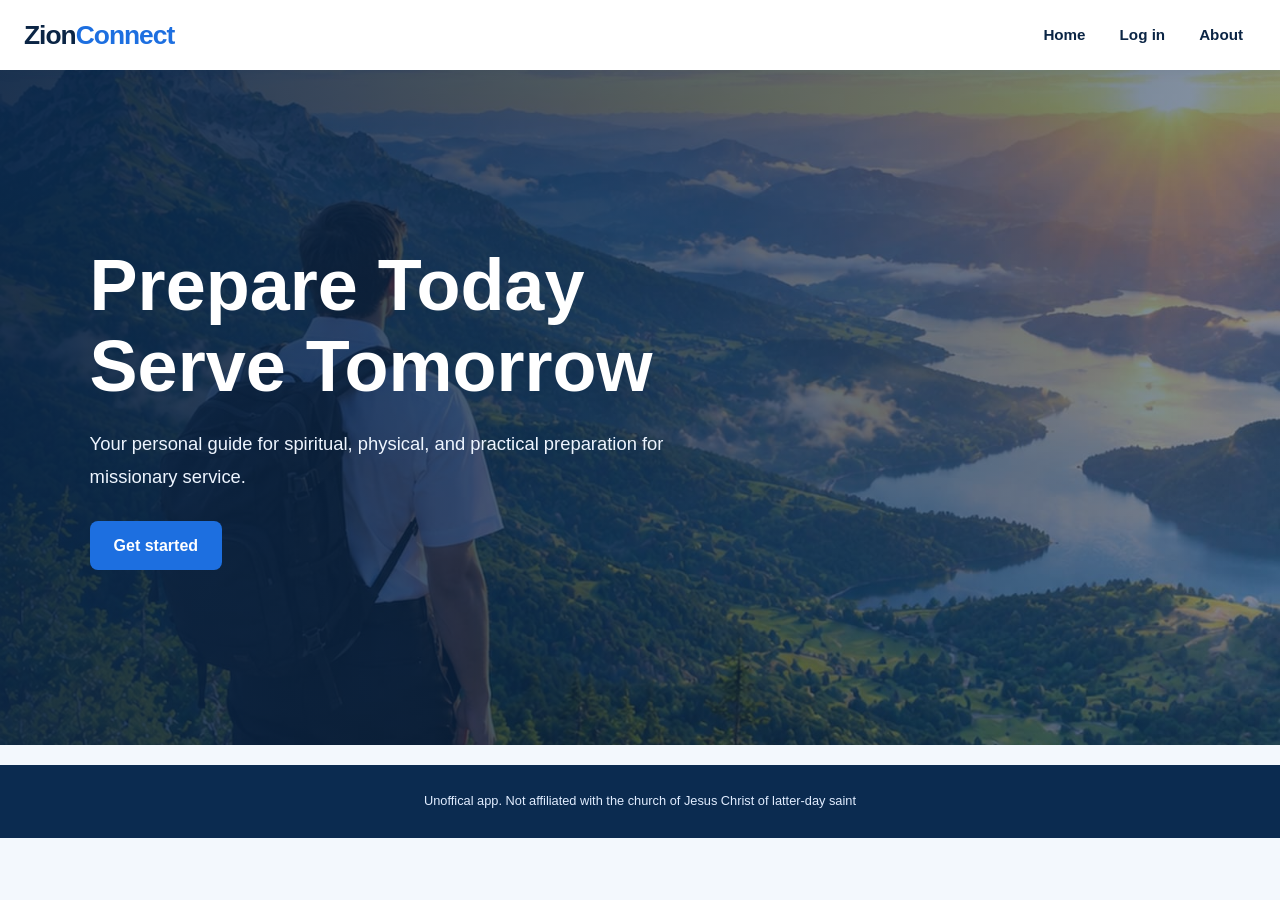
<file: index.html>
<!DOCTYPE html>
<html lang="en">
<head>
    <meta charset="UTF-8">
    <meta name="viewport" content="width=device-width, initial-scale=1.0">
    <meta name="description" content="Zionconnect helps prospective missionaries prepare spiritually, physically, and practically.">
    <title>Zionconnect</title>
    <link rel="stylesheet" href="style.css">
    <script src="app.js" defer></script>
</head>
<body>

<header class="site-header">
  <nav class="navbar" aria-label="Main navigation">
    <a href="index.html" class="logo">Zion<span>Connect</span></a>

    <ul class="nav-links">
      <li><a href="index.html">Home</a></li>
      <li><a href="login.html">Log in</a></li>
      <li><a href="about.html">About</a></li>
    </ul>
  </nav>
</header>

<main>
    <section class="hero">
        <h1>Prepare Today  <br>Serve Tomorrow</h1>
        <p class="lead">Your personal guide for spiritual, physical, and practical preparation for missionary service.</p>
        <div class="actions">
            <a href="signup.html" class="btn btn-primary">Get started</a>
        </div>    
 </section>
</main>

<footer class="site-footer">
    <p>Unoffical app. Not affiliated with the church of Jesus Christ of latter-day saint</p>
</footer>


</body>















</html>
</file>
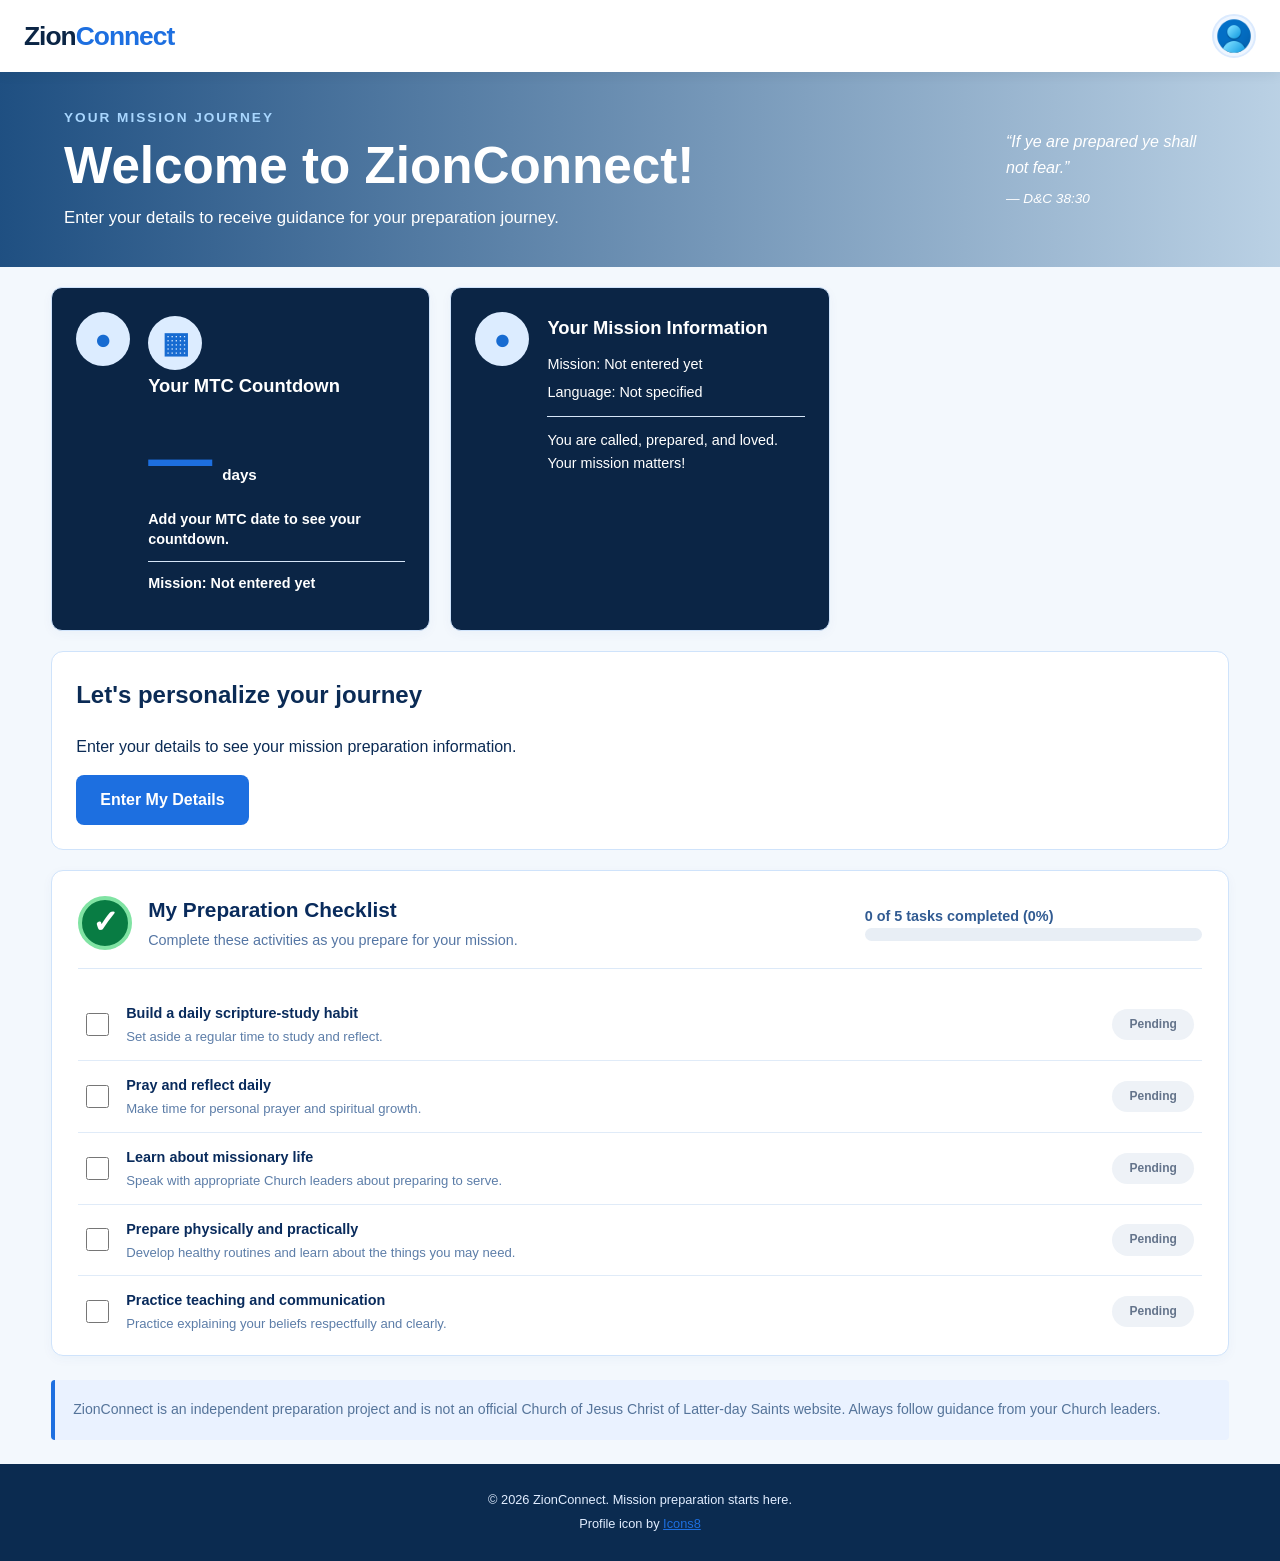
<file: dashboard.html>
<!DOCTYPE html>
<html lang="en">
<head>
  <meta charset="UTF-8">
  <meta name="viewport" content="width=device-width, initial-scale=1.0">
  <title>ZionConnect | Mission Dashboard</title>
  <link rel="stylesheet" href="style.css">
</head>
<body>


<header class="site-header">
  <nav class="navbar">
    <a href="dashboard.html" class="logo">
      Zion<span>Connect</span>
    </a>

    <div class="header-actions">
      <button
        type="button"
        class="profile-button"
        id="profileButton"
        aria-label="Open profile menu"
        aria-expanded="false"
        aria-controls="profileMenu"
      >
        <img
          id="headerProfilePicture"
          alt="Profile picture"
          src="images/default-avatar.png"
        >
      </button>

      <div class="profile-menu" id="profileMenu" hidden>
        <a href="profile.html">My Profile</a>
        <a href="details.html">My Details</a>
        <button type="button" id="logoutButton">Logout</button>
      </div>
    </div>
  </nav>
</header>


  <main>
    <!-- Mountain background and welcome -->
    <section class="mission-hero">
      <div class="hero-content">
        <p class="hero-eyebrow">YOUR MISSION JOURNEY</p>
        <h1 id="welcomeHeading">Welcome to ZionConnect!</h1>
        <p id="welcomeMessage">
          Prepare spiritually and practically for the journey ahead.
        </p>
      </div>

      <blockquote class="scripture-quote">
        “If ye are prepared ye shall not fear.”
        <cite>— D&C 38:30</cite>
      </blockquote>
    </section>

    <div class="dashboard-container">

      <!-- Three information cards -->
      <section class="dashboard-grid">

        <article class="info-card welcome-card">
          <div class="round-icon" aria-hidden="true">●</div>
          <div>
            <h2 id="cardWelcomeHeading>Hello, Missionary!</h2>
            <p>Your preparation journey starts here.</p>
          </div>
        </article>

        <article class="info-card">
          <div class="round-icon" aria-hidden="true">▦</div>
          <div class="card-content">
            <h2>Your MTC Countdown</h2>
            <div class="countdown-line">
              <strong id="countdownNumber">—</strong>
              <span>days</span>
            </div>
            <p id="countdownMessage">Add your MTC date to see your countdown.</p>
            <div class="mini-divider"></div>
            <p id="missionSummary">Mission: Not entered yet</p>
          </div>
        </article>

        <article class="info-card">
          <div class="round-icon" aria-hidden="true">●</div>
          <div class="card-content">
            <h2>Your Mission Information</h2>
            <p id="missionInfo">Mission: Not entered yet</p>
            <p id="languageInfo">Language: Not specified</p>
            <div class="mini-divider"></div>
            <p class="mission-encouragement">
              You are called, prepared, and loved.<br>
              Your mission matters!
            </p>
          </div>
        </article>

      </section>

      <!-- Shown when no details have been entered -->
      <section id="missingDetails" class="missing-details" hidden>
        <h2>Let's personalize your journey</h2>
        <p>Enter your details to see your mission preparation information.</p>
        <a href="details.html" class="btn btn-primary">Enter My Details</a>
      </section>

      <!-- Preparation guidance for those without a call -->
      <section id="preparationCard" class="info-card preparation-guidance" hidden>
        <div>
          <h2>Your Preparation Plan</h2>
          <p id="preparationMessage"></p>
        </div>
      </section>

      <!-- Checklist -->
      <section class="checklist-card">
        <div class="checklist-header">
          <div class="checklist-title">
            <div class="green-check" aria-hidden="true">✓</div>
            <div>
              <h2>My Preparation Checklist</h2>
              <p>Complete these activities as you prepare for your mission.</p>
            </div>
          </div>

          <div class="progress-area">
            <p id="progressText">0 of 5 tasks completed (0%)</p>
            <div class="progress-track">
              <div id="progressBar" class="progress-bar"
                   role="progressbar"
                   aria-label="Preparation progress"
                   aria-valuemin="0"
                   aria-valuemax="100"
                   aria-valuenow="0"></div>
            </div>
          </div>
        </div>

        <div class="task-list">

          <label class="task-item">
            <input type="checkbox" class="preparation-task">
            <span class="task-description">
              <strong>Build a daily scripture-study habit</strong>
              <small>Set aside a regular time to study and reflect.</small>
            </span>
            <span class="task-status">Pending</span>
          </label>

          <label class="task-item">
            <input type="checkbox" class="preparation-task">
            <span class="task-description">
              <strong>Pray and reflect daily</strong>
              <small>Make time for personal prayer and spiritual growth.</small>
            </span>
            <span class="task-status">Pending</span>
          </label>

          <label class="task-item">
            <input type="checkbox" class="preparation-task">
            <span class="task-description">
              <strong>Learn about missionary life</strong>
              <small>Speak with appropriate Church leaders about preparing to serve.</small>
            </span>
            <span class="task-status">Pending</span>
          </label>

          <label class="task-item">
            <input type="checkbox" class="preparation-task">
            <span class="task-description">
              <strong>Prepare physically and practically</strong>
              <small>Develop healthy routines and learn about the things you may need.</small>
            </span>
            <span class="task-status">Pending</span>
          </label>

          <label class="task-item">
            <input type="checkbox" class="preparation-task">
            <span class="task-description">
              <strong>Practice teaching and communication</strong>
              <small>Practice explaining your beliefs respectfully and clearly.</small>
            </span>
            <span class="task-status">Pending</span>
          </label>

        </div>
      </section>

      <p class="dashboard-note">
        ZionConnect is an independent preparation project and is not an
        official Church of Jesus Christ of Latter-day Saints website.
        Always follow guidance from your Church leaders.
      </p>
    </div>
  </main>

  <footer class="site-footer">
    <p>© 2026 ZionConnect. Mission preparation starts here.</p>

    
<p class="icon-credit">
  Profile icon by
  <a
    href="https://icons8.com/icon/kDoeg22e5jUY/profile"
    target="_blank"
    rel="noopener noreferrer"
  >Icons8</a>
</p>

  </footer>

  <script src="app.js"></script>
</body>
</html>
</file>
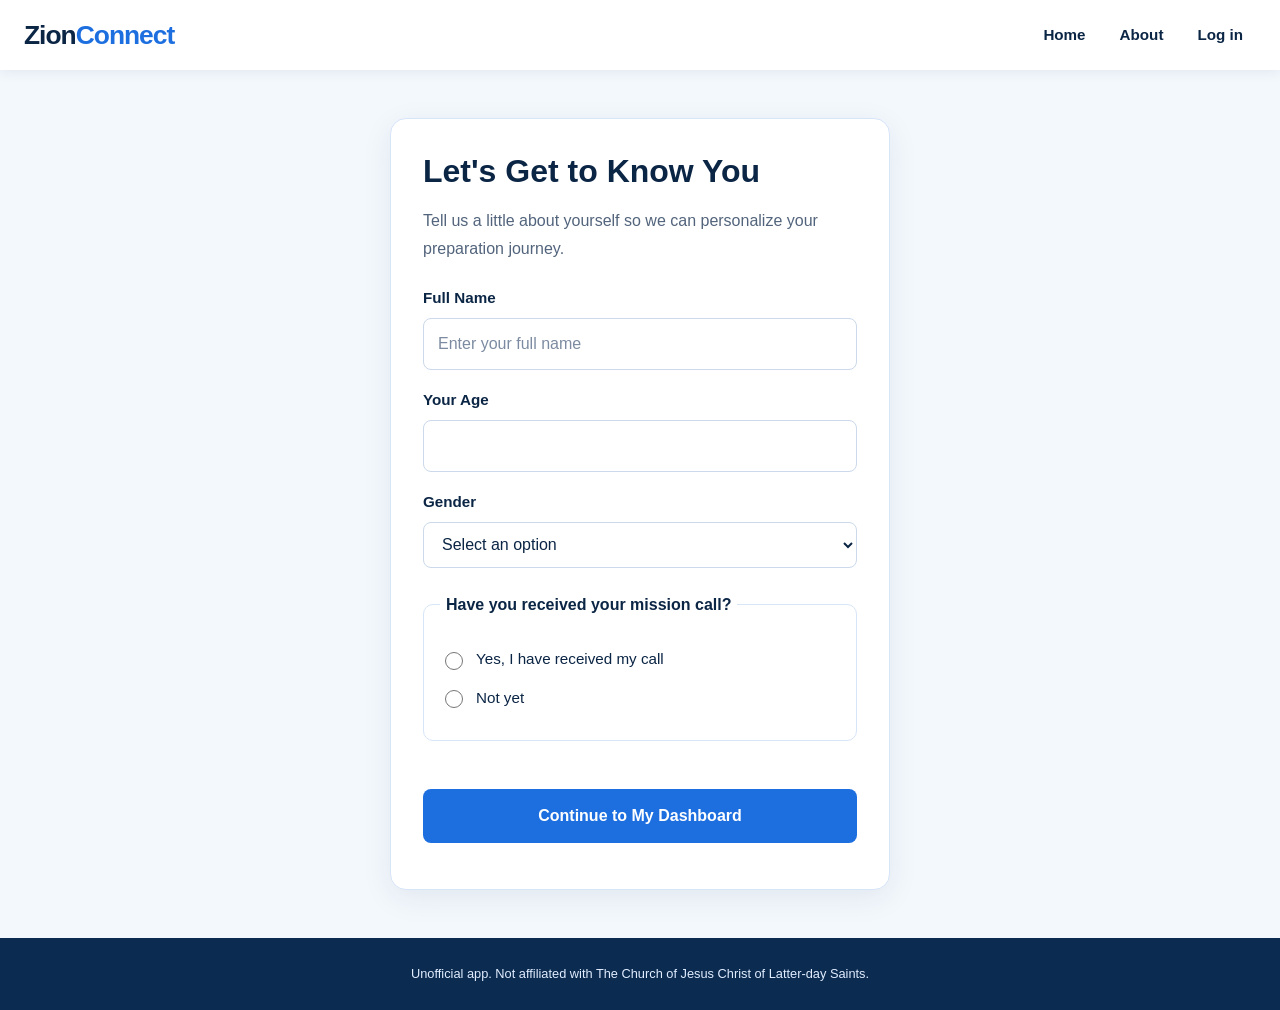
<file: details.html>
<!DOCTYPE html>
<html lang="en">
<head>
  <meta charset="UTF-8">
  <meta name="viewport" content="width=device-width, initial-scale=1.0">
  <meta name="description" content="Personalize your missionary preparation journey with ZionConnect.">
  <title>Missionary Details | ZionConnect</title>

  <link rel="stylesheet" href="style.css">
  <script src="app.js" defer></script>
</head>

<body>
  <header class="site-header">
    <nav class="navbar" aria-label="Main navigation">
      <a href="index.html" class="logo">Zion<span>Connect</span></a>
      <ul class="nav-links">
        <li><a href="index.html">Home</a></li>
        <li><a href="about.html">About</a></li>
        <li><a href="login.html">Log in</a></li>
      </ul>
    </nav>
  </header>

  <main class="form-container">
    <h1>Let's Get to Know You</h1>
    <p>Tell us a little about yourself so we can personalize your preparation journey.</p>

    <form id="detailsForm">
        
<label for="missionaryName">Full Name</label>
<input
  type="text"
  id="missionaryName"
  name="missionaryName"
  placeholder="Enter your full name"
  autocomplete="name"
  required
>

      <label for="age">Your Age</label>
      <input type="number" id="age" name="age" min="16" max="100" required>

      <label for="gender">Gender</label>
      <select id="gender" name="gender" required>
        <option value="">Select an option</option>
        <option value="elder">Elder</option>
        <option value="sister">Sister</option>
      </select>

      <fieldset class="mission-fieldset">
        <legend>Have you received your mission call?</legend>

        <label class="choice-label">
          <input type="radio" name="hasCall" value="yes" required>
          Yes, I have received my call
        </label>

        <label class="choice-label">
          <input type="radio" name="hasCall" value="no" required>
          Not yet
        </label>
      </fieldset>

      <section id="missionFields" hidden>
        <h2>Your Mission Details</h2>

        <label for="missionName">Mission Name</label>
        <input type="text" id="missionName" name="missionName"
               placeholder="e.g. Accra Ghana Mission">

        <label for="missionCountry">Assigned Country</label>
        <input type="text" id="missionCountry" name="missionCountry"
               placeholder="e.g. Ghana">

        <label for="mtcDate">MTC Arrival Date</label>
        <input type="date" id="mtcDate" name="mtcDate">

        <label for="language">Assigned Language (if known)</label>
        <input type="text" id="language" name="language"
               placeholder="e.g. English">
      </section>

      <section id="preparationFields" hidden>
        <h2>Where Are You in the Process?</h2>

        <label for="preparationStage">Choose your current stage</label>
        <select id="preparationStage" name="preparationStage">
          <option value="">Select your stage</option>
          <option value="considering">Considering missionary service</option>
          <option value="meeting-leaders">Talking with my bishop or branch president</option>
          <option value="recommendation">Preparing or submitting my recommendation</option>
          <option value="waiting">Waiting for my mission call</option>
        </select>
      </section>

      <button type="submit">Continue to My Dashboard</button>
      <p id="detailsMessage" class="form-message" role="status" aria-live="polite"></p>
    </form>
  </main>

  <footer class="site-footer">
    <p>Unofficial app. Not affiliated with The Church of Jesus Christ of Latter-day Saints.</p>
  </footer>
</body>
</html>
</file>
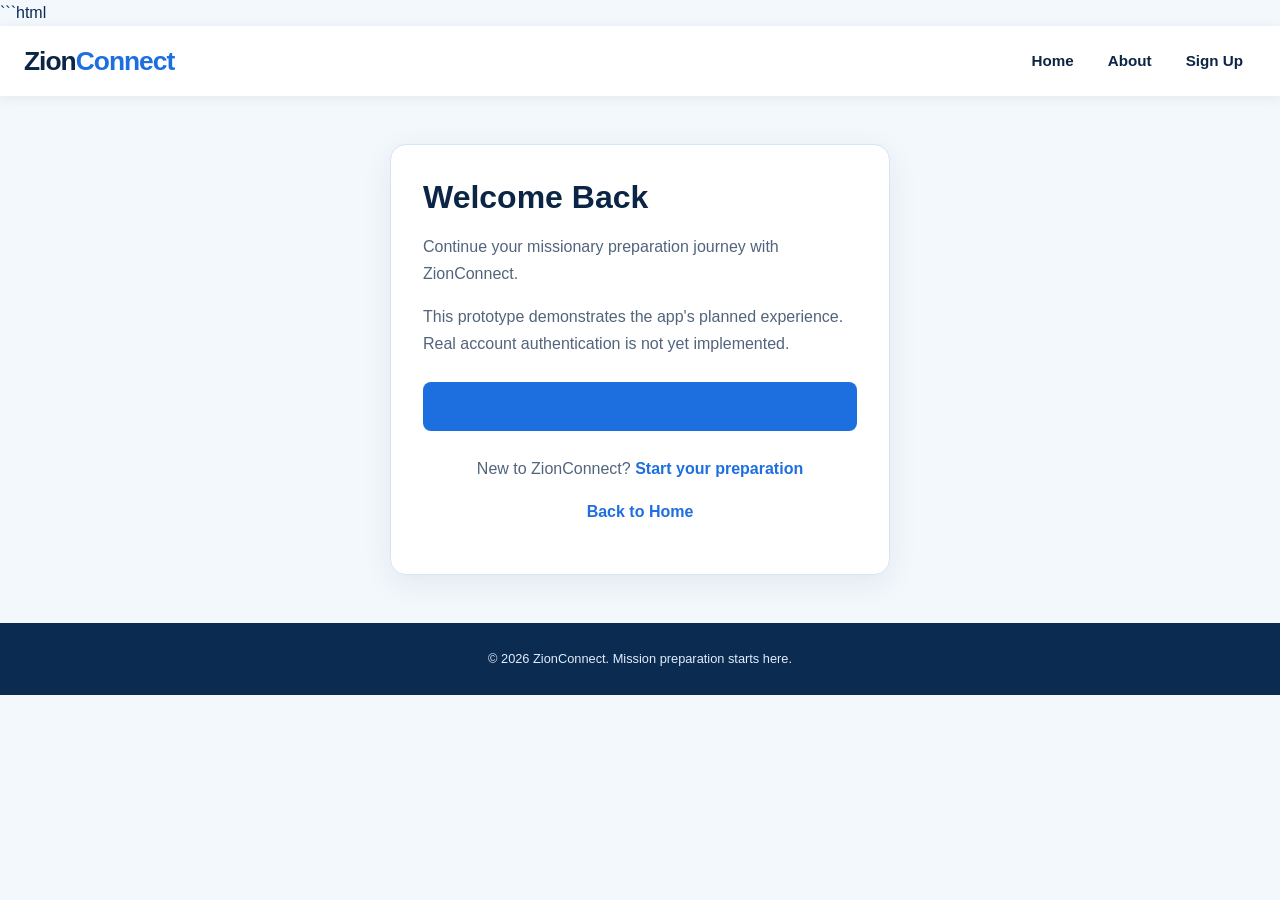
<file: login.html>
```html
<!DOCTYPE html>
<html lang="en">
<head>
  <meta charset="UTF-8">
  <meta name="viewport" content="width=device-width, initial-scale=1.0">
  <title>Demo Login | ZionConnect</title>
  <link rel="stylesheet" href="style.css">
</head>

<body>
  <header class="site-header">
    <nav class="navbar">
      <a href="index.html" class="logo">Zion<span>Connect</span></a>

      <ul class="nav-links">
        <li><a href="index.html">Home</a></li>
        <li><a href="about.html">About</a></li>
        <li><a href="signup.html">Sign Up</a></li>
      </ul>
    </nav>
  </header>

  <main class="form-container">
    <h1>Welcome Back</h1>

    <p>
      Continue your missionary preparation journey with ZionConnect.
    </p>

    <p>
      This prototype demonstrates the app's planned experience.
      Real account authentication is not yet implemented.
    </p>

    <a
      href="dashboard.html?demo=true"
      class="btn btn-primary"
      style="display:block; text-align:center; margin-top:24px;">
      Explore Demo Dashboard
    </a>

    <p style="margin-top:24px; text-align:center;">
      New to ZionConnect?
      <a href="signup.html">Start your preparation</a>
    </p>

    <p style="text-align:center;">
      <a href="index.html">Back to Home</a>
    </p>
  </main>

  <footer class="site-footer">
    <p>&copy; 2026 ZionConnect. Mission preparation starts here.</p>
  </footer>
</body>
</html>
</file>
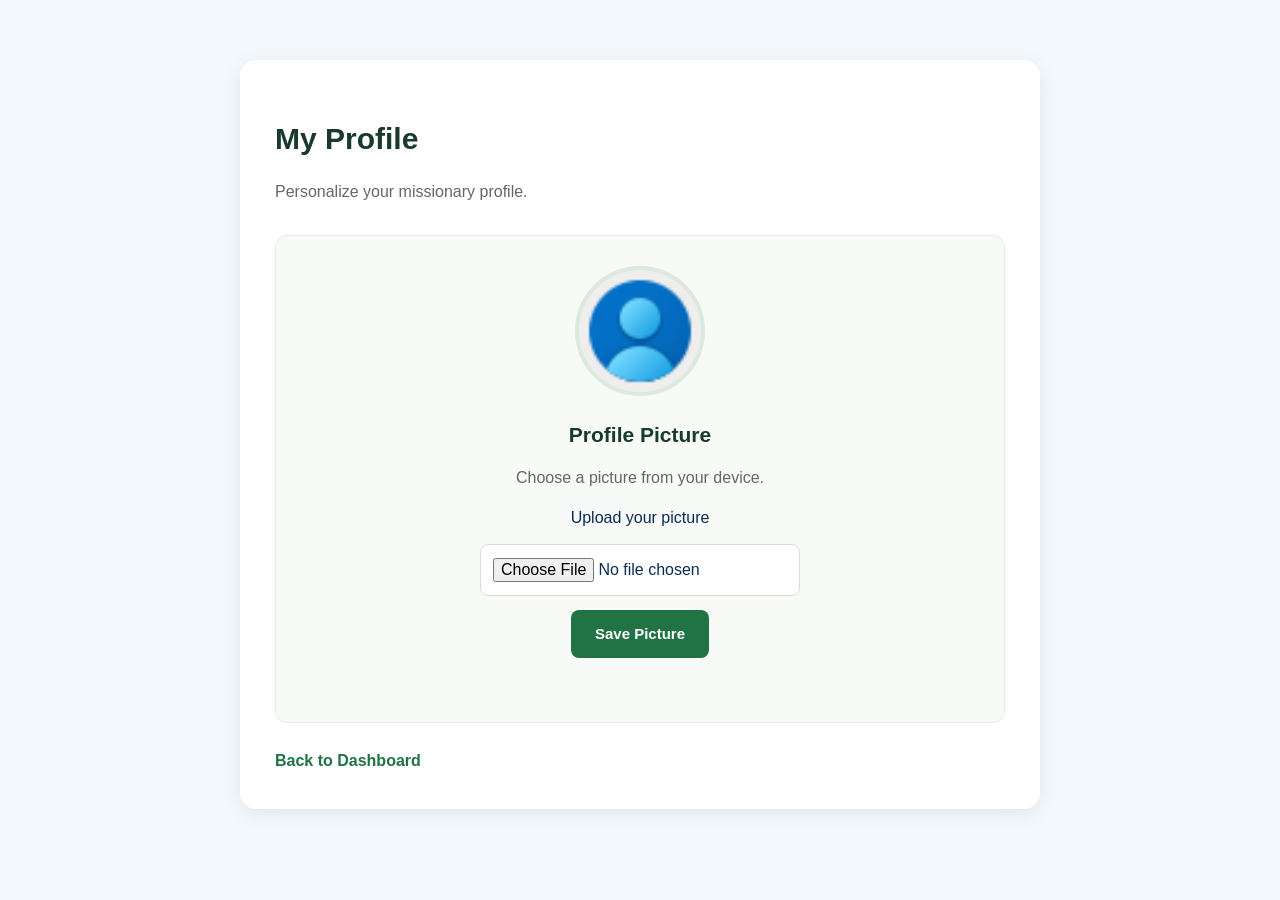
<file: profile.html>
<!DOCTYPE html>
<html lang="en">
<head>
  <meta charset="UTF-8">
  <meta name="viewport" content="width=device-width, initial-scale=1.0">
  <title>My Profile | ZionConnect</title>
  <link rel="stylesheet" href="style.css">
</head>
<body>

  <main class="profile-page">
    <h1>My Profile</h1>
    <p>Personalize your missionary profile.</p>

    <div class="profile-picture-section">
      <img
        id="profilePreview"
        src="images/default-avatar.png"
        alt="Your profile picture"
        width="120"
        height="120"
      >

      <h2>Profile Picture</h2>
      <p>Choose a picture from your device.</p>

      <label for="profilePictureInput">Upload your picture</label>
      <input
        type="file"
        id="profilePictureInput"
        accept="image/*"
      >

      <button type="button" id="saveProfilePicture">
        Save Picture
      </button>

      <p id="profileMessage" aria-live="polite"></p>
    </div>

    <a href="dashboard.html">Back to Dashboard</a>
  </main>

  <script src="app.js"></script>
</body>
</html>
</file>
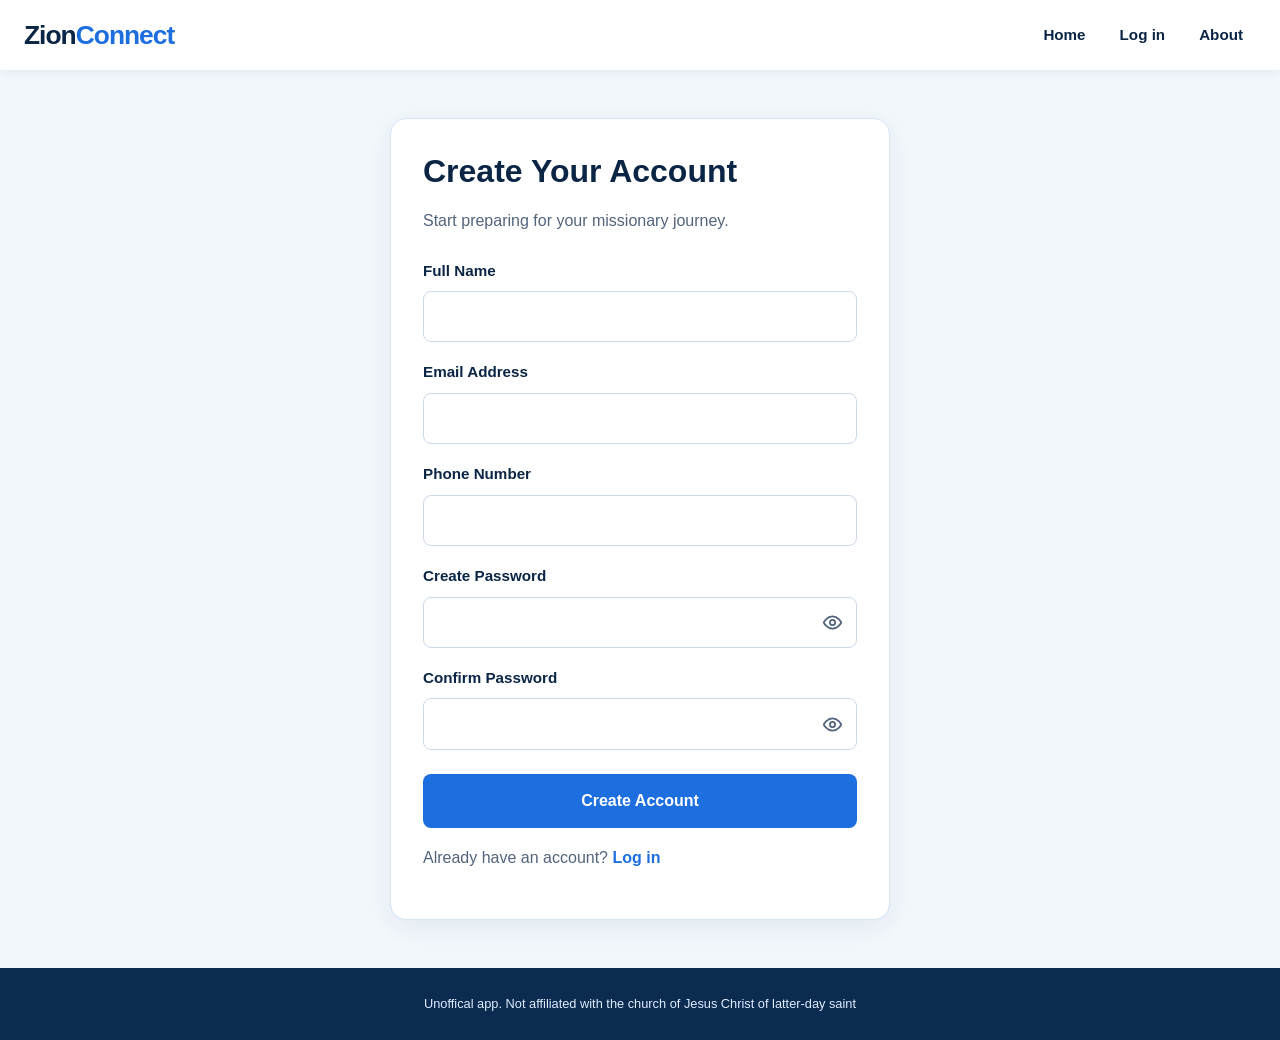
<file: signup.html>
<!DOCTYPE html>
<html lang="en">
<head>
  <meta charset="UTF-8">
  <meta name="viewport" content="width=device-width, initial-scale=1.0">

  <title>Mission Prep | Sign Up</title>

  <link rel="stylesheet" href="style.css">
  <script src="app.js" defer></script>
</head>

<body>

<header class="site-header">
  <nav class="navbar" aria-label="Main navigation">
    <a href="index.html" class="logo">Zion<span>Connect</span></a>

    <ul class="nav-links">
      <li><a href="index.html">Home</a></li>
      <li><a href="login.html">Log in</a></li>
      <li><a href="about.html">About</a></li>
    </ul>
  </nav>
</header>


  <main class="form-container">

    <h1>Create Your Account</h1>

    <p>
      Start preparing for your missionary journey.
    </p>

    <form id="signupForm">

      <label for="fullName">Full Name</label>
      <input
        type="text"
        id="fullName"
        name="fullName"
        required
      >

      <label for="email">Email Address</label>
      <input
        type="email"
        id="email"
        name="email"
        required
      >

      <label for="phone">Phone Number</label>
      <input
        type="tel"
        id="phone"
        name="phone"
        required
      >

  
<!-- Create Password -->
<label for="password">Create Password</label>
<div class="password-wrapper">
  <input
    type="password"
    id="password"
    name="password"
    minlength="8"
    required
  >

  <button
    type="button"
    class="toggle-password"
    data-target="password"
    aria-label="Show password"
    aria-pressed="false"
  >
    <svg class="eye-icon" viewBox="0 0 24 24"
         fill="none" stroke="currentColor"
         stroke-width="2" stroke-linecap="round"
         stroke-linejoin="round" aria-hidden="true">
      <path d="M2 12s3.5-7 10-7 10 7 10 7-3.5 7-10 7S2 12 2 12Z"/>
      <circle cx="12" cy="12" r="3"/>
    </svg>
  </button>
</div>

<!-- Confirm Password -->
<label for="confirmPassword">Confirm Password</label>
<div class="password-wrapper">
  <input
    type="password"
    id="confirmPassword"
    name="confirmPassword"
    required
  >

  <button
    type="button"
    class="toggle-password"
    data-target="confirmPassword"
    aria-label="Show confirm password"
    aria-pressed="false"
  >
    <svg class="eye-icon" viewBox="0 0 24 24"
         fill="none" stroke="currentColor"
         stroke-width="2" stroke-linecap="round"
         stroke-linejoin="round" aria-hidden="true">
      <path d="M2 12s3.5-7 10-7 10 7 10 7-3.5 7-10 7S2 12 2 12Z"/>
      <circle cx="12" cy="12" r="3"/>
    </svg>
  </button>
</div>


      <button type="submit">
        Create Account
      </button>

    </form>

    <p>
      Already have an account?
      <a href="login.html">Log in</a>
    </p>

  </main>


  <footer class="site-footer">
    <p>Unoffical app. Not affiliated with the church of Jesus Christ of latter-day saint</p>
</footer>


</body>
</html>
</file>
<file: style.css>
/* ========================================
   ZIONCONNECT — COMPLETE STYLESHEET
   ======================================== */

/* 1. COLORS AND GLOBAL SETTINGS */

:root {
  --navy: #0b2545;
  --navy-light: #13315c;
  --blue: #1d6fe0;
  --blue-light: #6fa8ff;
  --white: #ffffff;
  --background: #f4f8ff;
  --text-muted: #c5d3e8;
  --form-text: #52647c;
  --border-color: #d7e5f8;
  --success: #d9f7e9;
  --success-text: #087443;
}

*,
*::before,
*::after {
  box-sizing: border-box;
}

html {
  scroll-behavior: smooth;
}

body {
  margin: 0;
  font-family: Arial, Helvetica, sans-serif;
  color: var(--navy);
  background: var(--background);
  line-height: 1.6;
}

img {
  display: block;
  max-width: 100%;
}

a {
  color: var(--blue);
}

button,
input,
select,
textarea {
  font: inherit;
}

/* 2. NAVIGATION BAR */

.site-header {
  position: sticky;
  top: 0;
  z-index: 100;
  background: var(--white);
  box-shadow: 0 2px 12px rgba(11, 37, 69, 0.08);
}

.navbar {
  display: flex;
  align-items: center;
  justify-content: space-between;
  gap: 20px;
  width: 100%;
  max-width: 1200px;
  margin: 0 auto;
  padding: 14px 24px;
}

.logo {
  flex-shrink: 0;
  color: var(--navy);
  font-size: 1.65rem;
  font-weight: 800;
  text-decoration: none;
  letter-spacing: -1px;
}

.logo span {
  color: var(--blue);
}

.nav-links {
  display: flex;
  align-items: center;
  flex-wrap: wrap;
  gap: 8px;
  margin: 0;
  padding: 0;
  list-style: none;
}

.nav-links a {
  display: inline-block;
  padding: 9px 13px;
  border-radius: 8px;
  color: var(--navy);
  font-size: 0.95rem;
  font-weight: 600;
  text-decoration: none;
  transition: background 0.2s ease, color 0.2s ease;
}

.nav-links a:hover {
  color: var(--blue);
  background: #edf4ff;
}

.nav-links .nav-cta {
  color: var(--white);
  background: var(--blue);
}

.nav-links .nav-cta:hover {
  color: var(--white);
  background: var(--navy-light);
}

/* 3. BUTTONS */

.btn {
  display: inline-block;
  padding: 12px 24px;
  border: 0;
  border-radius: 8px;
  font-weight: 700;
  text-align: center;
  text-decoration: none;
  cursor: pointer;
  transition: background 0.2s ease, transform 0.2s ease;
}

.btn:hover {
  transform: translateY(-1px);
}

.btn-primary {
  color: var(--white);
  background: var(--blue);
}

.btn-primary:hover {
  color: var(--white);
  background: var(--navy-light);
}

.btn-secondary {
  border: 1px solid var(--blue);
  color: var(--blue);
  background: var(--white);
}

.btn-secondary:hover {
  background: #edf4ff;
}

/* 4. LANDING PAGE HERO */

.hero {
  display: flex;
  flex-direction: column;
  justify-content: center;
  min-height: 75vh;
  padding: 64px 7%;
  color: var(--white);
  background:
    linear-gradient(
      90deg,
      rgba(11, 37, 69, 0.92),
      rgba(11, 37, 69, 0.48)
    ),
    url("images/hero.jpg") center / cover no-repeat;
}

.hero h1 {
  max-width: 750px;
  margin: 0 0 20px;
  font-size: clamp(2.5rem, 6vw, 4.5rem);
  line-height: 1.12;
}

.hero p,
.hero .lead {
  max-width: 580px;
  margin: 0;
  color: #eef5ff;
  font-size: 1.15rem;
  line-height: 1.8;
}

.actions {
  display: flex;
  flex-wrap: wrap;
  gap: 14px;
  margin-top: 28px;
}

/* 5. SIGN-UP, LOGIN AND DETAILS FORMS */

.form-container {
  width: 90%;
  max-width: 500px;
  margin: 48px auto;
  padding: 32px;
  border: 1px solid var(--border-color);
  border-radius: 16px;
  color: var(--navy);
  background: var(--white);
  box-shadow: 0 8px 30px rgba(11, 37, 69, 0.08);
}

.form-container h1 {
  margin: 0 0 12px;
  color: var(--navy);
  font-size: 2rem;
  line-height: 1.25;
}

.form-container h2 {
  margin-top: 24px;
  color: var(--navy);
  font-size: 1.25rem;
}

.form-container p {
  color: var(--form-text);
  line-height: 1.7;
}

.form-container label {
  display: block;
  margin: 18px 0 8px;
  color: var(--navy);
  font-size: 0.95rem;
  font-weight: 700;
}

.form-container input,
.form-container select,
.form-container textarea {
  display: block;
  width: 100%;
  min-height: 46px;
  padding: 12px 14px;
  border: 1px solid #cbd9eb;
  border-radius: 8px;
  outline: none;
  color: var(--navy);
  background: var(--white);
  transition: border-color 0.2s ease, box-shadow 0.2s ease;
}

.form-container textarea {
  min-height: 110px;
  resize: vertical;
}

.form-container input:focus,
.form-container select:focus,
.form-container textarea:focus {
  border-color: var(--blue);
  box-shadow: 0 0 0 3px rgba(29, 111, 224, 0.14);
}

.form-container input::placeholder,
.form-container textarea::placeholder {
  color: #7c8ba1;
}

.form-container form {
  margin-top: 24px;
}

.form-container form > button {
  width: 100%;
  margin-top: 24px;
  padding: 14px 18px;
  border: none;
  border-radius: 8px;
  color: var(--white);
  background: var(--blue);
  font-weight: 700;
  cursor: pointer;
}

.form-container form > button:hover {
  background: var(--navy-light);
}

.form-container a {
  color: var(--blue);
  font-weight: 600;
  text-decoration: none;
}

.form-container a:hover {
  text-decoration: underline;
}

.form-container [hidden],
.dashboard-card[hidden] {
  display: none !important;
}

.mission-fieldset {
  margin: 24px 0;
  padding: 16px;
  border: 1px solid var(--border-color);
  border-radius: 10px;
}

.mission-fieldset legend {
  padding: 0 6px;
  font-weight: 700;
}

.form-container .choice-label {
  display: flex;
  align-items: center;
  gap: 10px;
  margin: 14px 0;
  font-weight: 400;
}

.form-container .choice-label input {
  width: 18px;
  min-height: 18px;
  accent-color: var(--blue);
}

.form-message {
  color: var(--form-text);
  font-size: 0.9rem;
}

/* Password show/hide control */

.password-wrapper {
  position: relative;
  display: flex;
  align-items: center;
}

.form-container .password-wrapper input {
  padding-right: 52px;
}

.form-container .password-wrapper .toggle-password {
  position: absolute;
  top: 50%;
  right: 5px;
  display: flex;
  align-items: center;
  justify-content: center;
  width: 40px;
  height: 40px;
  margin: 0;
  padding: 0;
  transform: translateY(-50%);
  border: none;
  color: var(--form-text);
  background: transparent;
  cursor: pointer;
}

.eye-icon {
  display: block;
  width: 21px;
  height: 21px;
}

/* 6. DASHBOARD */

.dashboard-container {
  width: 92%;
  max-width: 1390px;
  margin: 20px auto;
}

.dashboard-welcome {
  margin-bottom: 30px;
  padding: 34px;
  overflow: hidden;
  border-radius: 18px;
  color: var(--white);
  background: linear-gradient(135deg, var(--navy), #245aa0);
  box-shadow: 0 8px 24px rgba(11, 37, 69, 0.12);
}

.dashboard-eyebrow {
  margin: 0 0 8px;
  color: #a8cbff !important;
  font-size: 0.8rem;
  font-weight: 800;
  letter-spacing: 2px;
  text-transform: uppercase;
}

.dashboard-welcome h1 {
  margin: 0 0 12px;
  color: var(--white);
  font-size: clamp(2rem, 4vw, 3rem);
  line-height: 1.2;
}

.dashboard-welcome p:not(.dashboard-eyebrow) {
  max-width: 650px;
  margin-bottom: 0;
  color: #e1edff;
  font-size: 1.05rem;
}

.dashboard-card {
  margin: 24px 0;
  padding: 28px;
  border: 1px solid var(--border-color);
  border-radius: 16px;
  color: var(--navy);
  background: var(--white);
  box-shadow: 0 5px 20px rgba(11, 37, 69, 0.045);
}

.dashboard-card h2 {
  margin: 0 0 12px;
  color: var(--navy);
  font-size: 1.4rem;
  line-height: 1.35;
}

.dashboard-card h3 {
  color: var(--navy);
}

.dashboard-card p {
  color: var(--form-text);
  line-height: 1.7;
}

.dashboard-card .btn {
  margin-top: 12px;
}

#countdownNumber {
  margin: 12px 0;
  color: var(--blue);
  font-size: clamp(2.8rem, 6vw, 4rem);
  font-weight: 800;
  line-height: 1.1;
}

#countdownMessage {
  font-weight: 600;
}

#missionSummary,
#missionInfo,
#languageInfo {
  overflow-wrap: anywhere;
}

/* Preparation checklist */

.task-list {
  display: grid;
  gap: 0;
  margin-top: 20px;
}

.task-item {
  display: grid;
  grid-template-columns: 24px minmax(0, 1fr) auto;
  align-items: center;
  gap: 16px;
  min-width: 0;
  padding: 13px 8px;
  border-bottom: 1px solid #e0ebf8;
  background: white;
  cursor: pointer;
  transition: background 0.2s ease;
}

.task-item:last-child {
  border-bottom: none;
}

.task-item:hover {
  background: #f8fbff;
}

.task-item input {
  width: 23px;
  height: 23px;
  margin: 0;
  accent-color: #10b85b;
  cursor: pointer;
}

.task-description {
  display: grid;
  gap: 2px;
  min-width: 0;
}

.task-item .task-description strong {
  color: #092b5c;
  font-size: 0.9rem;
}

.task-item .task-description small {
  color: #5c7da8;
  font-size: 0.82rem;
  line-height: 1.5;
}

.task-item:has(input:checked) {
  background: #f3f8ff;
}

.task-item input:checked + .task-description strong {
  color: var(--blue);
}

/* Task status labels */

.task-status {
  padding: 6px 17px;
  border-radius: 25px;
  color: #64748b;
  background: #eef2f7;
  font-size: 0.75rem;
  font-weight: 700;
  text-align: center;
  white-space: nowrap;
}

.task-item:has(input:checked) .task-status {
  color: #087b42;
  background: #dcf8e8;
}

.task-item input:checked {
  accent-color: #10b85b;
}

/* Checklist progress bar */

.progress-track {
  width: 100%;
  height: 13px;
  overflow: hidden;
  margin: 0;
  border-radius: 20px;
  background: #e8eef5;
}

.progress-bar {
  width: 0;
  height: 100%;
  border-radius: 20px;
  background: linear-gradient(90deg, #0bb653, #16c866);
  transition: width 0.25s ease;
}

#progressText {
  margin: 0;
  color: #315b92;
  font-size: 0.9rem;
  font-weight: 600;
}

/* Independent project disclaimer */

.dashboard-note {
  margin: 24px 0;
  padding: 18px;
  border-left: 4px solid var(--blue);
  border-radius: 4px;
  color: #55749a;
  background: #eaf2ff;
  font-size: 0.88rem;
  line-height: 1.7;
}

/* 7. FOOTER */

.site-footer {
  margin-top: 20px;
  padding: 22px;
  color: #e1edff;
  background: #0b2b50;
  font-size: 0.8rem;
  text-align: center;
}

.site-footer p {
  margin: 4px 0;
}

/* 8. KEYBOARD ACCESSIBILITY */

a:focus-visible,
button:focus-visible,
input:focus-visible,
select:focus-visible,
textarea:focus-visible {
  outline: 3px solid var(--blue-light);
  outline-offset: 3px;
}

/* 9. ZIONCONNECT DASHBOARD DESIGN */

body {
  background: #f3f8fd;
  color: #0b2b55;
}

.navbar {
  max-width: 1400px;
}

.profile-icon {
  display: inline-flex;
  align-items: center;
  justify-content: center;
  width: 38px;
  height: 38px;
  border-radius: 50%;
  color: white;
  background: #205fae;
}

/* Mountain sunrise banner */

.mission-hero {
  display: flex;
  align-items: center;
  justify-content: space-between;
  gap: 35px;
  min-height: 195px;
  padding: 32px max(5%, calc((100% - 1390px) / 2));
  color: white;
  background:
    linear-gradient(90deg, rgba(13, 65, 119, 0.92), rgba(17, 92, 155, 0.25)),
    url("https://images.unsplash.com/photo-1464822759023-fed622ff2c3b?auto=format&fit=crop&w=2000&q=85")
    center 48% / cover no-repeat;
}

.hero-content {
  flex: 1;
}

.hero-eyebrow {
  margin: 0 0 8px;
  color: #a9d7ff;
  font-size: 0.85rem;
  font-weight: 800;
  letter-spacing: 2px;
}

.mission-hero h1 {
  margin: 0 0 10px;
  color: white;
  font-size: clamp(2rem, 4vw, 3.3rem);
  line-height: 1.15;
}

.mission-hero .hero-content > p:last-child {
  margin: 0;
  color: white;
  font-size: 1.05rem;
}

.scripture-quote {
  flex: 0 0 210px;
  margin: 0;
  color: white;
  font-size: 1rem;
  font-style: italic;
  line-height: 1.6;
}

.scripture-quote cite {
  display: block;
  margin-top: 8px;
  font-size: 0.85rem;
}

/* Main dashboard layout */

.dashboard-grid {
  display: grid;
  grid-template-columns: repeat(3, minmax(0, 1fr));
  gap: 20px;
  margin-bottom: 18px;
}

.info-card {
  display: flex;
  align-items: flex-start;
  gap: 18px;
  min-width: 0;
  min-height: 205px;
  padding: 24px;
  border: 1px solid #cfe3fb;
  border-radius: 11px;
  background: var(--navy);
  box-shadow: 0 3px 12px rgba(30, 88, 150, 0.04);
}

.info-card h2 {
  margin: 4px 0 12px;
  color: #ffffff;
  font-size: 1.15rem;
  line-height: 1.35;
}

.info-card p {
  margin: 5px 0;
  color: #ffffff;
  font-size: 0.9rem;
  overflow-wrap: anywhere;
}

.round-icon {
  display: flex;
  align-items: center;
  justify-content: center;
  flex: 0 0 54px;
  width: 54px;
  height: 54px;
  border-radius: 50%;
  color: #176bd1;
  background: #dcecff;
  font-size: 1.8rem;
  font-weight: 800;
}

.card-content {
  flex: 1;
  min-width: 0;
}

.countdown-line {
  display: flex;
  align-items: baseline;
  gap: 10px;
}

.countdown-line strong {
  color: #ffffff;
  font-size: 3rem;
  line-height: 1.1;
}

.countdown-line span {
  color: #ffffff;
  font-size: 0.95rem;
}

.mini-divider {
  height: 1px;
  margin: 12px 0;
  background: #d6e6f8;
}

.mission-encouragement {
  font-style: normal;
}

/* Missing details and preparation guidance */

.missing-details {
  margin: 20px 0;
  padding: 24px;
  border: 1px solid #cfe3fb;
  border-radius: 12px;
  background: white;
}

.missing-details h2,
.preparation-guidance h2 {
  margin-top: 0;
}

.missing-details[hidden],
.preparation-guidance[hidden] {
  display: none !important;
}

.preparation-guidance {
  min-height: auto;
  margin-bottom: 20px;
}

/* Checklist panel */

.checklist-card {
  margin: 18px 0;
  padding: 22px 26px 8px;
  border: 1px solid #cfe3fb;
  border-radius: 12px;
  background: white;
  box-shadow: 0 3px 12px rgba(30, 88, 150, 0.04);
}

.checklist-header {
  display: grid;
  grid-template-columns: 1fr minmax(180px, 30%);
  align-items: center;
  gap: 24px;
  padding-bottom: 16px;
  border-bottom: 1px solid #dce9f8;
}

.checklist-title {
  display: flex;
  align-items: center;
  gap: 16px;
}

.green-check {
  display: flex;
  align-items: center;
  justify-content: center;
  flex: 0 0 54px;
  width: 54px;
  height: 54px;
  border: 4px solid #80e3a3;
  border-radius: 50%;
  color: white;
  background: #087c43;
  font-size: 2rem;
  font-weight: 800;
}

.checklist-title h2 {
  margin: 0 0 3px;
  color: #092b5c;
  font-size: 1.3rem;
}

.checklist-title p {
  margin: 0;
  color: #5576a4;
  font-size: 0.9rem;
}

.progress-area p {
  margin: 0 0 8px;
  color: #315b92;
  font-size: 0.8rem;
  font-weight: 700;
}

/* 10. TABLET AND MOBILE */

@media (max-width: 950px) {
  .dashboard-grid {
    grid-template-columns: 1fr 1fr;
  }

  .welcome-card {
    grid-column: 1 / -1;
    min-height: auto;
  }

  .mission-hero {
    gap: 20px;
  }

  .scripture-quote {
    flex-basis: 180px;
  }
}

@media (max-width: 768px) {
  .navbar {
    align-items: flex-start;
    flex-direction: column;
    gap: 10px;
    padding: 14px 18px;
  }

  .nav-links {
    gap: 4px;
  }

  .nav-links a {
    padding: 8px 10px;
    font-size: 0.88rem;
  }

  .hero {
    min-height: 65vh;
    padding: 40px 24px;
  }

  .dashboard-container {
    width: 92%;
    margin: 24px auto;
  }

  .dashboard-welcome {
    padding: 26px 22px;
  }

  .dashboard-card {
    padding: 22px;
  }
}

@media (max-width: 600px) {
  .mission-hero {
    align-items: flex-start;
    flex-direction: column;
    gap: 18px;
    padding: 30px 5%;
  }

  .scripture-quote {
    flex-basis: auto;
    max-width: 280px;
  }

  .dashboard-grid {
    grid-template-columns: 1fr;
    gap: 14px;
  }

  .welcome-card {
    grid-column: auto;
  }

  .info-card {
    min-height: auto;
    padding: 20px;
  }

  .checklist-card {
    padding: 18px 14px 6px;
  }

  .checklist-header {
    grid-template-columns: 1fr;
    gap: 18px;
  }

  .checklist-title {
    align-items: flex-start;
    gap: 12px;
  }

  .checklist-title h2 {
    font-size: 1.1rem;
  }

  .green-check {
    flex-basis: 44px;
    width: 44px;
    height: 44px;
    font-size: 1.6rem;
  }

  .task-item {
    grid-template-columns: 22px minmax(0, 1fr);
    gap: 10px;
    padding: 14px 2px;
  }

  .task-status {
    grid-column: 2;
    justify-self: start;
    padding: 4px 12px;
  }

  .countdown-line strong {
    font-size: 2.6rem;
  }
}

@media (max-width: 480px) {
  .logo {
    font-size: 1.4rem;
  }

  .nav-links {
    width: 100%;
  }

  .nav-links a {
    padding: 7px 8px;
    font-size: 0.82rem;
  }

  .form-container {
    width: 92%;
    margin: 28px auto;
    padding: 24px 20px;
  }

  .form-container h1 {
    font-size: 1.7rem;
  }

  .hero {
    padding: 32px 20px;
  }

  .hero h1 {
    font-size: 2.5rem;
  }

  .dashboard-welcome h1 {
    font-size: 2rem;
  }

  .dashboard-card {
    padding: 18px;
  }

  .task-item {
    gap: 10px;
    padding: 16px 4px;
  }

  .task-item strong {
    font-size: 0.92rem;
  }

  .task-item small {
    font-size: 0.82rem;
  }
}

@media (max-width: 380px) {
  .navbar {
    padding-left: 12px;
    padding-right: 12px;
  }

  .nav-links {
    gap: 2px;
  }

  .nav-links a {
    padding: 7px 6px;
    font-size: 0.78rem;
  }

  .info-card {
    gap: 12px;
    padding: 16px;
  }
}




/* Dashboard header improvements */
.site-header .navbar {
  position: relative;
  display: flex;
  align-items: center;
  justify-content: space-between;
}

.header-actions {
  position: relative;
  display: flex;
  align-items: center;
  gap: 12px;
}

.profile-button {
  width: 44px;
  height: 44px;
  padding: 0;
  border: 2px solid #dbeafe;
  border-radius: 50%;
  overflow: hidden;
  background: #eff6ff;
  cursor: pointer;
}

.profile-button img {
  display: block;
  width: 100%;
  height: 100%;
  object-fit: cover;
}

.profile-menu {
  position: absolute;
  top: calc(100% + 10px);
  right: 0;
  z-index: 1000;
  width: 160px;
  padding: 8px;
  background: #ffffff;
  border: 1px solid #dbeafe;
  border-radius: 10px;
  box-shadow: 0 8px 24px rgba(0, 0, 0, 0.12);
}

.profile-menu a,
.profile-menu button {
  display: block;
  width: 100%;
  padding: 11px 12px;
  border: none;
  border-radius: 6px;
  background: transparent;
  color: #17345c;
  font: inherit;
  text-align: left;
  text-decoration: none;
  cursor: pointer;
}

.profile-menu a:hover,
.profile-menu button:hover {
  background: #eff6ff;
}

.profile-menu[hidden] {
  display: none;
}





/* ===== My Profile Page ===== */

.profile-page {
  width: 90%;
  max-width: 800px;
  margin: 60px auto;
  padding: 35px;
  background-color: #ffffff;
  border-radius: 16px;
  box-shadow: 0 4px 20px rgba(0, 0, 0, 0.08);
  box-sizing: border-box;
}

.profile-page h1 {
  margin-bottom: 8px;
  color: #183b2b;
  font-size: 30px;
}

.profile-page > p {
  color: #666666;
  margin-bottom: 30px;
}

.profile-picture-section {
  display: flex;
  flex-direction: column;
  align-items: center;
  gap: 14px;
  padding: 30px 20px;
  background-color: #f7faf7;
  border: 1px solid #e3ece5;
  border-radius: 12px;
  text-align: center;
}

#profilePreview {
  width: 130px;
  height: 130px;
  object-fit: cover;
  border-radius: 50%;
  border: 4px solid #dce9df;
  background-color: #eeeeee;
}

.profile-picture-section h2 {
  margin: 8px 0 0;
  color: #183b2b;
  font-size: 21px;
}

.profile-picture-section p {
  margin: 0;
  color: #666666;
}

#profilePictureInput {
  width: 100%;
  max-width: 320px;
  padding: 12px;
  border: 1px solid #d7ded8;
  border-radius: 8px;
  background-color: #ffffff;
  box-sizing: border-box;
}

#saveProfilePicture {
  padding: 12px 24px;
  border: none;
  border-radius: 8px;
  background-color: #217346;
  color: #ffffff;
  font-size: 15px;
  font-weight: 600;
  cursor: pointer;
  transition: background-color 0.2s ease;
}

#saveProfilePicture:hover {
  background-color: #185c36;
}

#profileMessage {
  min-height: 20px;
  font-size: 14px;
}

.profile-page > a {
  display: inline-block;
  margin-top: 25px;
  color: #217346;
  font-weight: 600;
  text-decoration: none;
}

.profile-page > a:hover {
  text-decoration: underline;
}

/* Mobile layout */
@media (max-width: 600px) {
  .profile-page {
    width: 92%;
    margin: 25px auto;
    padding: 22px;
  }

  .profile-page h1 {
    font-size: 25px;
  }

  .profile-picture-section {
    padding: 24px 14px;
  }
}
</file>
